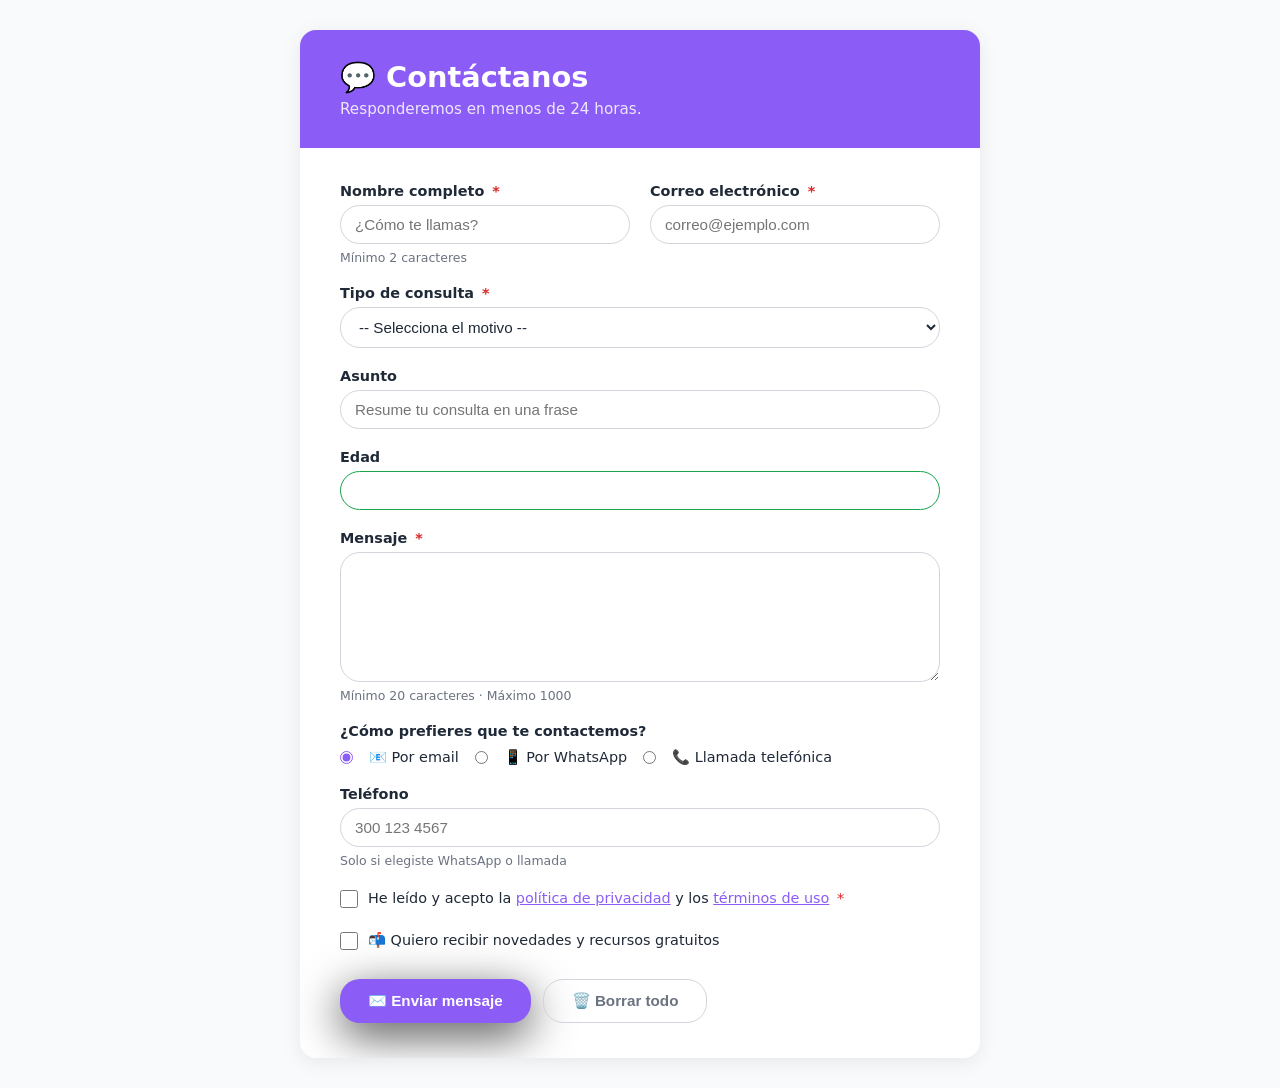
<file: forms_y_estilos/index.html>
<!DOCTYPE html>
<html lang="es">
<head>
  <meta charset="UTF-8">
  <meta name="viewport" content="width=device-width, initial-scale=1.0">
  <title>Contáctanos</title>
  <link rel="stylesheet" href="styles.css">
</head>
<body>

  <main class="contenedor">

    <header class="encabezado">
      <h1>💬 Contáctanos</h1>
      <p>Responderemos en menos de 24 horas.</p>
    </header>

    <form class="formulario-contacto" action="#" method="post" novalidate>

      <div class="fila-doble">

        <div class="campo">
          <label for="contacto-nombre">
            Nombre completo <span class="obligatorio">*</span>
          </label>
          <input 
            type="text" 
            id="contacto-nombre" 
            name="nombre"
            placeholder="¿Cómo te llamas?"
            required
            autocomplete="name"
            minlength="2"
            maxlength="60">
          <span class="ayuda">Mínimo 2 caracteres</span>
        </div>

        <div class="campo">
          <label for="contacto-email">
            Correo electrónico <span class="obligatorio">*</span>
          </label>
          <input 
            type="email" 
            id="contacto-email" 
            name="email"
            placeholder="correo@ejemplo.com"
            required
            autocomplete="email">
        </div>

      </div>

      <div class="campo">
        <label for="tipo-consulta">
          Tipo de consulta <span class="obligatorio">*</span>
        </label>
        <select id="tipo-consulta" name="tipo_consulta" required>
          <option value="">-- Selecciona el motivo --</option>
          <optgroup label="Soporte">
            <option value="tecnico">Problema técnico</option>
            <option value="cuenta">Mi cuenta</option>
          </optgroup>
          <optgroup label="Información">
            <option value="precios">Precios y planes</option>
            <option value="servicios">Servicios disponibles</option>
          </optgroup>
          <optgroup label="Otros">
            <option value="sugerencia">Sugerencia o idea</option>
            <option value="otro">Otro motivo</option>
          </optgroup>
        </select>
      </div>

      <div class="campo">
        <label for="asunto">Asunto</label>
        <input 
          type="text" 
          id="asunto" 
          name="asunto"
          placeholder="Resume tu consulta en una frase"
          maxlength="100">
      </div>

      <div class="campo">
        <label for="edad-participante">Edad</label>
        <input 
          type="number" 
          id="edad-participante" 
          name="edad" 
          min="15" 
          max="99">
      </div>

      <div class="campo">
        <label for="mensaje">
          Mensaje <span class="obligatorio">*</span>
        </label>
        <textarea 
          id="mensaje" 
          name="mensaje"
          rows="6"
          placeholder="Describe con detalle tu consulta..."
          required
          minlength="20"
          maxlength="1000">
        </textarea>
        <span class="ayuda">Mínimo 20 caracteres · Máximo 1000</span>
      </div>

      <div class="campo">
        <p class="label-grupo">¿Cómo prefieres que te contactemos?</p>

        <div class="opciones-radio">
          <input type="radio" id="via-email" name="via_contacto" value="email" checked>
          <label for="via-email">📧 Por email</label>

          <input type="radio" id="via-whatsapp" name="via_contacto" value="whatsapp">
          <label for="via-whatsapp">📱 Por WhatsApp</label>

          <input type="radio" id="via-llamada" name="via_contacto" value="llamada">
          <label for="via-llamada">📞 Llamada telefónica</label>
        </div>
      </div>

      <div class="campo" id="campo-telefono">
        <label for="telefono">Teléfono</label>
        <input 
          type="tel" 
          id="telefono" 
          name="telefono"
          placeholder="300 123 4567"
          pattern="[0-9\s\-\+]{7,15}">
        <span class="ayuda">Solo si elegiste WhatsApp o llamada</span>
      </div>

      <div class="campo campo-check">
        <input type="checkbox" id="terminos" name="terminos" value="acepto" required>
        <label for="terminos">
          He leído y acepto la 
          <a href="#" target="_blank">política de privacidad</a> 
          y los 
          <a href="#" target="_blank">términos de uso</a>
          <span class="obligatorio">*</span>
        </label>
      </div>

      <div class="campo campo-check">
        <input type="checkbox" id="newsletter" name="newsletter" value="si">
        <label for="newsletter">
          📬 Quiero recibir novedades y recursos gratuitos
        </label>
      </div>

      <div class="acciones">
        <button type="submit" class="btn-primario">
          ✉️ Enviar mensaje
        </button>
        <button type="reset" class="btn-secundario">
          🗑️ Borrar todo
        </button>
      </div>

    </form>

  </main>

</body>
</html>
</file>
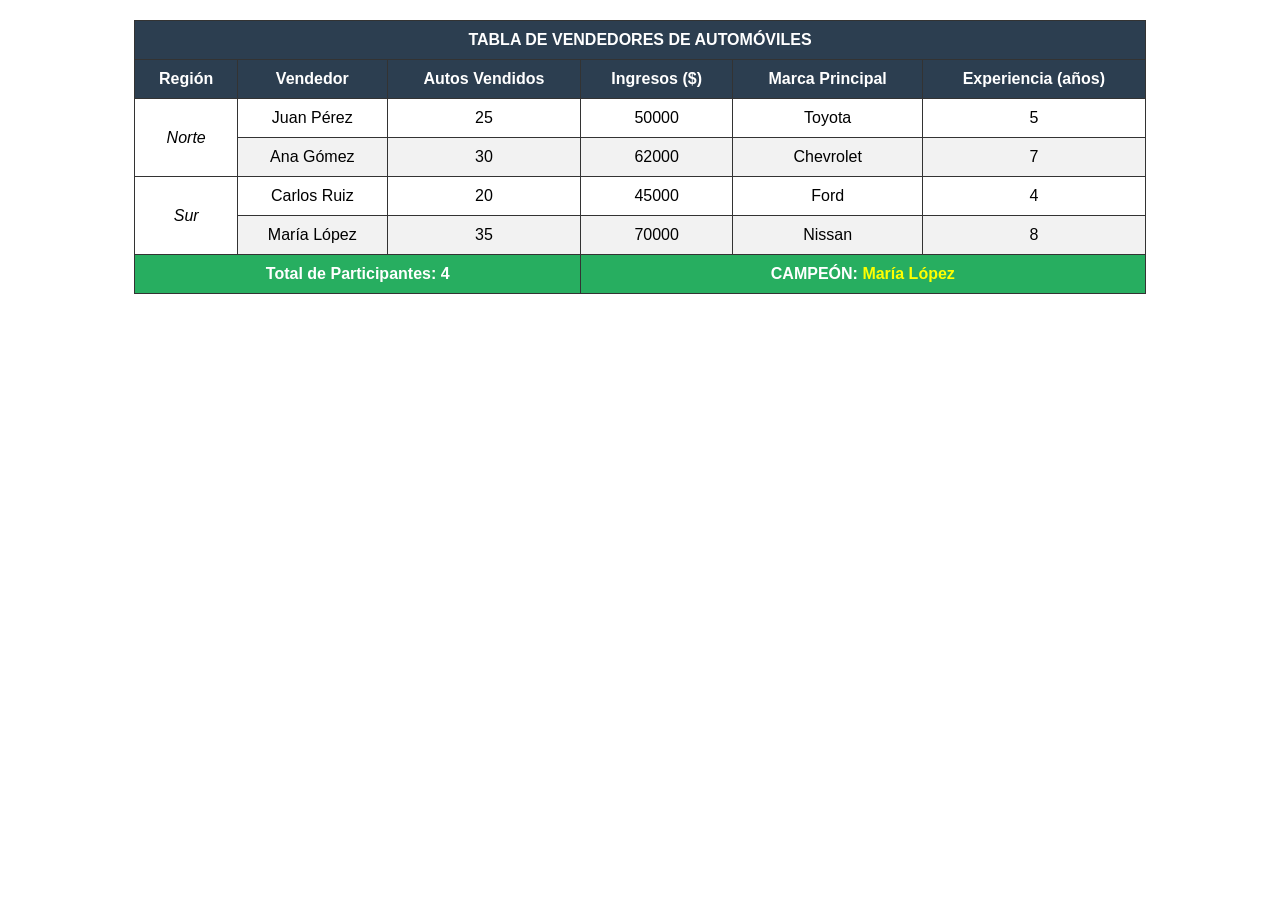
<file: ejercicio_tabla.html>
<!DOCTYPE html>
<html lang="es">
<head>
    <meta charset="UTF-8">
    <title>Tabla de Vendedores de Automóviles</title>

    <style>
        table {
            border-collapse: collapse;
            width: 80%;
            margin: 20px auto;
            font-family: Arial, sans-serif;
        }

        th, td {
            border: 1px solid #333;
            padding: 10px;
            text-align: center;
        }

        thead {
            background-color: #2c3e50;
            color: white;
        }

        tbody tr:nth-child(even) {
            background-color: #f2f2f2;
        }

        tfoot {
            background-color: #27ae60;
            color: white;
            font-weight: bold;
        }

        .campeon {
            color: yellow;
        }
    </style>

</head>
<body>

    <table>
        <thead>
            <tr>
                <th colspan="6">TABLA DE VENDEDORES DE AUTOMÓVILES</th>
            </tr>
            <tr>
                <th>Región</th>
                <th>Vendedor</th>
                <th>Autos Vendidos</th>
                <th>Ingresos ($)</th>
                <th>Marca Principal</th>
                <th>Experiencia (años)</th>
            </tr>
        </thead>

        <tbody>
            <tr>
                <td rowspan="2"><em>Norte</em></td>
                <td>Juan Pérez</td>
                <td>25</td>
                <td>50000</td>
                <td>Toyota</td>
                <td>5</td>
            </tr>
            <tr>
                <td>Ana Gómez</td>
                <td>30</td>
                <td>62000</td>
                <td>Chevrolet</td>
                <td>7</td>
            </tr>

            <tr>
                <td rowspan="2"><em>Sur</em></td>
                <td>Carlos Ruiz</td>
                <td>20</td>
                <td>45000</td>
                <td>Ford</td>
                <td>4</td>
            </tr>
            <tr>
                <td>María López</td>
                <td>35</td>
                <td>70000</td>
                <td>Nissan</td>
                <td>8</td>
            </tr>
        </tbody>

        <tfoot>
            <tr>
                <td colspan="3">Total de Participantes: 4</td>
                <td colspan="3">CAMPEÓN: <span class="campeon">María López</span></td>
            </tr>
        </tfoot>
    </table>

</body>
</html>
</file>
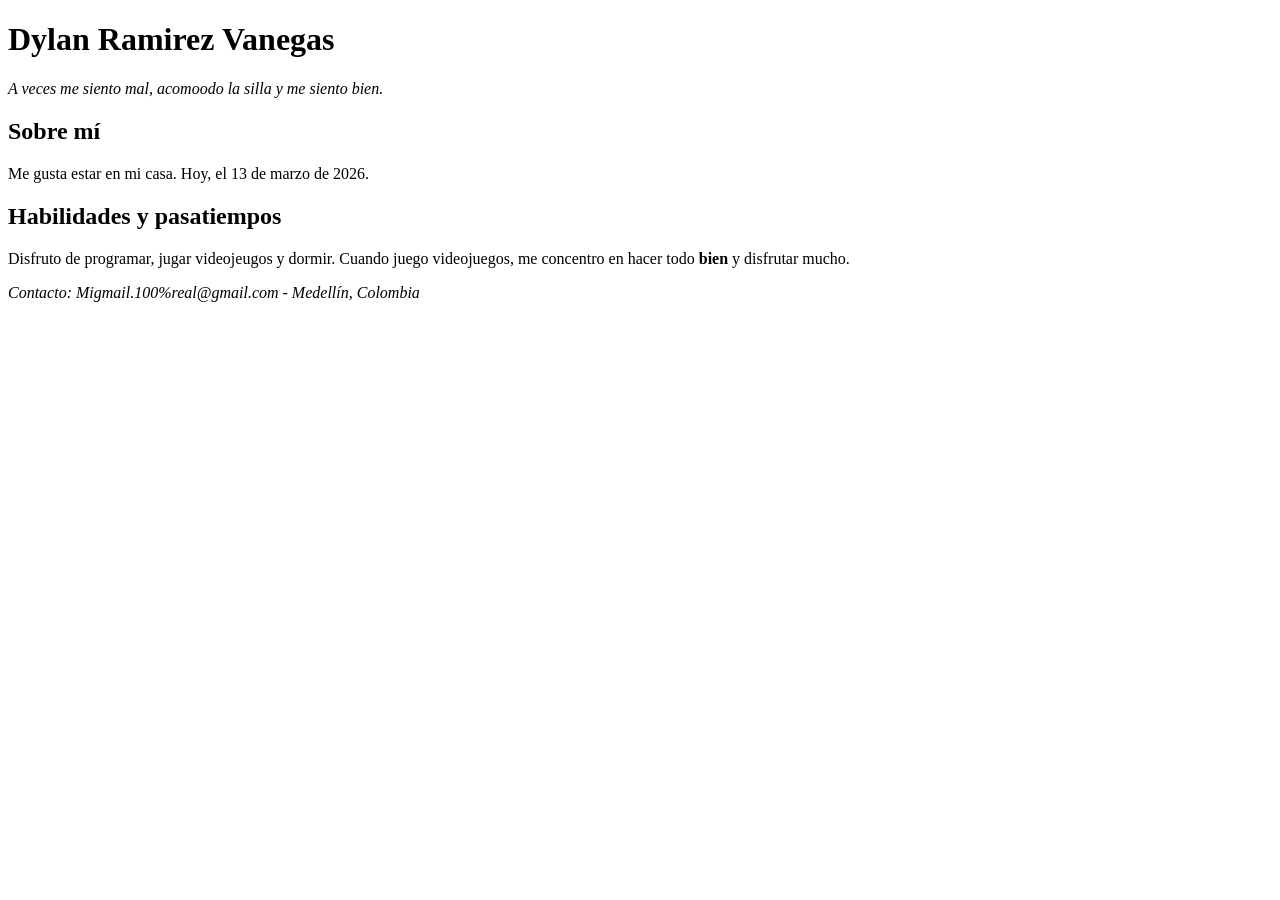
<file: presentacion.html>
<!DOCTYPE html>
<html lang="es">
  <head>
    <meta charset="UTF-8" />
    <meta name="viewport" content="width=device-width, initial-scale=1.0" />
    <title>Presentación Personal</title>
  </head>
  <body>
    <header>
      <h1>Dylan Ramirez Vanegas</h1>
      <p><em>A veces me siento mal, acomoodo la silla y me siento bien.</em></p>
    </header>

    <main>
      <section>
        <h2>Sobre mí</h2>
        <p>
          Me gusta estar en mi casa. Hoy, el
          <time datetime="2026-03-13">13 de marzo de 2026</time>.
        </p>
      </section>

      <section>
        <h2>Habilidades y pasatiempos</h2>
        <p>
          Disfruto de programar, jugar videojeugos y dormir.
          Cuando juego videojuegos, me concentro en hacer todo <strong>bien</strong> y disfrutar mucho.
        </p>
      </section>
    </main>

    <footer>
      <address>
        Contacto: Migmail.100%real@gmail.com - Medellín, Colombia
      </address>
    </footer>
  </body>
</html>
</file>
<file: forms_y_estilos/styles.css>
:root {
  --primario: #8b5cf6;
  --primario-oscuro: #7c3aed;
  --texto: #1f2937;
  --texto-suave: #6b7280;
  --borde: #d1d5db;
  --fondo: #f9fafb;
  --blanco: #ffffff;
  --error: #dc2626;
  --exito: #16a34a;
  --radio: 20px;
  --sombra: 0 4px 20px rgba(0,0,0,0.08);
}

* {
  box-sizing: border-box;
  margin: 0;
  padding: 0;
}

body {
  font-family: 'Segoe UI', system-ui, sans-serif;
  background: var(--fondo);
  color: var(--texto);
  min-height: 100vh;
  display: flex;
  align-items: center;
  justify-content: center;
  padding: 30px 20px;
}


.contenedor {
  background: var(--blanco);
  border-radius: 16px;
  box-shadow: var(--sombra);
  width: 100%;
  max-width: 680px;
  overflow: hidden;
}


.encabezado {
  background: var(--primario);
  color: white;
  padding: 30px 40px;
}

.encabezado h1 {
  font-size: 1.8rem;
  margin-bottom: 6px;
}

.encabezado p {
  opacity: 0.85;
  font-size: 0.95rem;
}

/* === Formulario === */
.formulario-contacto {
  padding: 35px 40px;
  display: flex;
  flex-direction: column;
  gap: 20px;
}


.fila-doble {
  display: grid;
  grid-template-columns: 1fr 1fr;
  gap: 20px;
}

@media (max-width: 520px) {
  .fila-doble {
    grid-template-columns: 1fr;
  }
  .formulario-contacto {
    padding: 25px 20px;
  }
}


.campo {
  display: flex;
  flex-direction: column;
  gap: 6px;
}

.campo label,
.label-grupo {
  font-weight: 600;
  font-size: 0.9rem;
  color: var(--texto);
}

.obligatorio {
  color: var(--error);
  margin-left: 3px;
}


input[type="text"],
input[type="email"],
input[type="tel"],
input[type="url"],
input[type="number"],
select,
textarea {
  width: 100%;
  padding: 10px 14px;
  border: 1.5px solid var(--borde);
  border-radius: var(--radio);
  font-size: 0.95rem;
  color: var(--texto);
  background: var(--blanco);
  transition: border-color 0.2s, box-shadow 0.2s;
  outline: none;
}

input:focus,
select:focus,
textarea:focus {
  border-color: var(--primario);
  box-shadow: 0 0 0 3px rgba(139, 92, 246, 0.15);
}

input:invalid:not(:placeholder-shown),
textarea:invalid:not(:placeholder-shown) {
  border-color: var(--error);
}

input:valid:not(:placeholder-shown) {
  border-color: var(--exito);
}

textarea {
  resize: vertical;
  min-height: 130px;
}

select {
  cursor: pointer;
}


.ayuda {
  font-size: 0.78rem;
  color: var(--texto-suave);
}


.opciones-radio {
  display: flex;
  flex-wrap: wrap;
  gap: 16px;
  margin-top: 4px;
}

.opciones-radio input[type="radio"] {
  width: auto;
  accent-color: var(--primario);
}

.opciones-radio label {
  font-weight: normal;
  cursor: pointer;
}

.campo-check {
  flex-direction: row;
  align-items: flex-start;
  gap: 10px;
}

.campo-check input[type="checkbox"] {
  width: 18px;
  height: 18px;
  margin-top: 2px;
  accent-color: var(--primario);
  flex-shrink: 0;
  cursor: pointer;
}

.campo-check label {
  font-weight: normal;
  font-size: 0.9rem;
  line-height: 1.5;
  cursor: pointer;
}

.campo-check a {
  color: var(--primario);
  text-decoration: underline;
}


.acciones {
  display: flex;
  gap: 12px;
  margin-top: 8px;
  flex-wrap: wrap;
}

.btn-primario,
.btn-secundario {
  padding: 12px 28px;
  border-radius: var(--radio);
  font-size: 0.95rem;
  font-weight: 600;
  cursor: pointer;
  border: none;
  transition: transform 0.1s, box-shadow 0.2s;
}

.btn-primario {
  background: var(--primario);
  color: white;
  box-shadow: 0 12px 45px rgba(0, 0, 0, 0.7);
}

.btn-primario:hover {
  background: var(--primario-oscuro);
  transform: translateY(-1px);
  box-shadow: 0 30px 70px rgba(0, 0, 0, 1);
}

.btn-secundario {
  background: transparent;
  color: var(--texto-suave);
  border: 1.5px solid var(--borde);
}

.btn-secundario:hover {
  background: var(--fondo);
}
</file>
